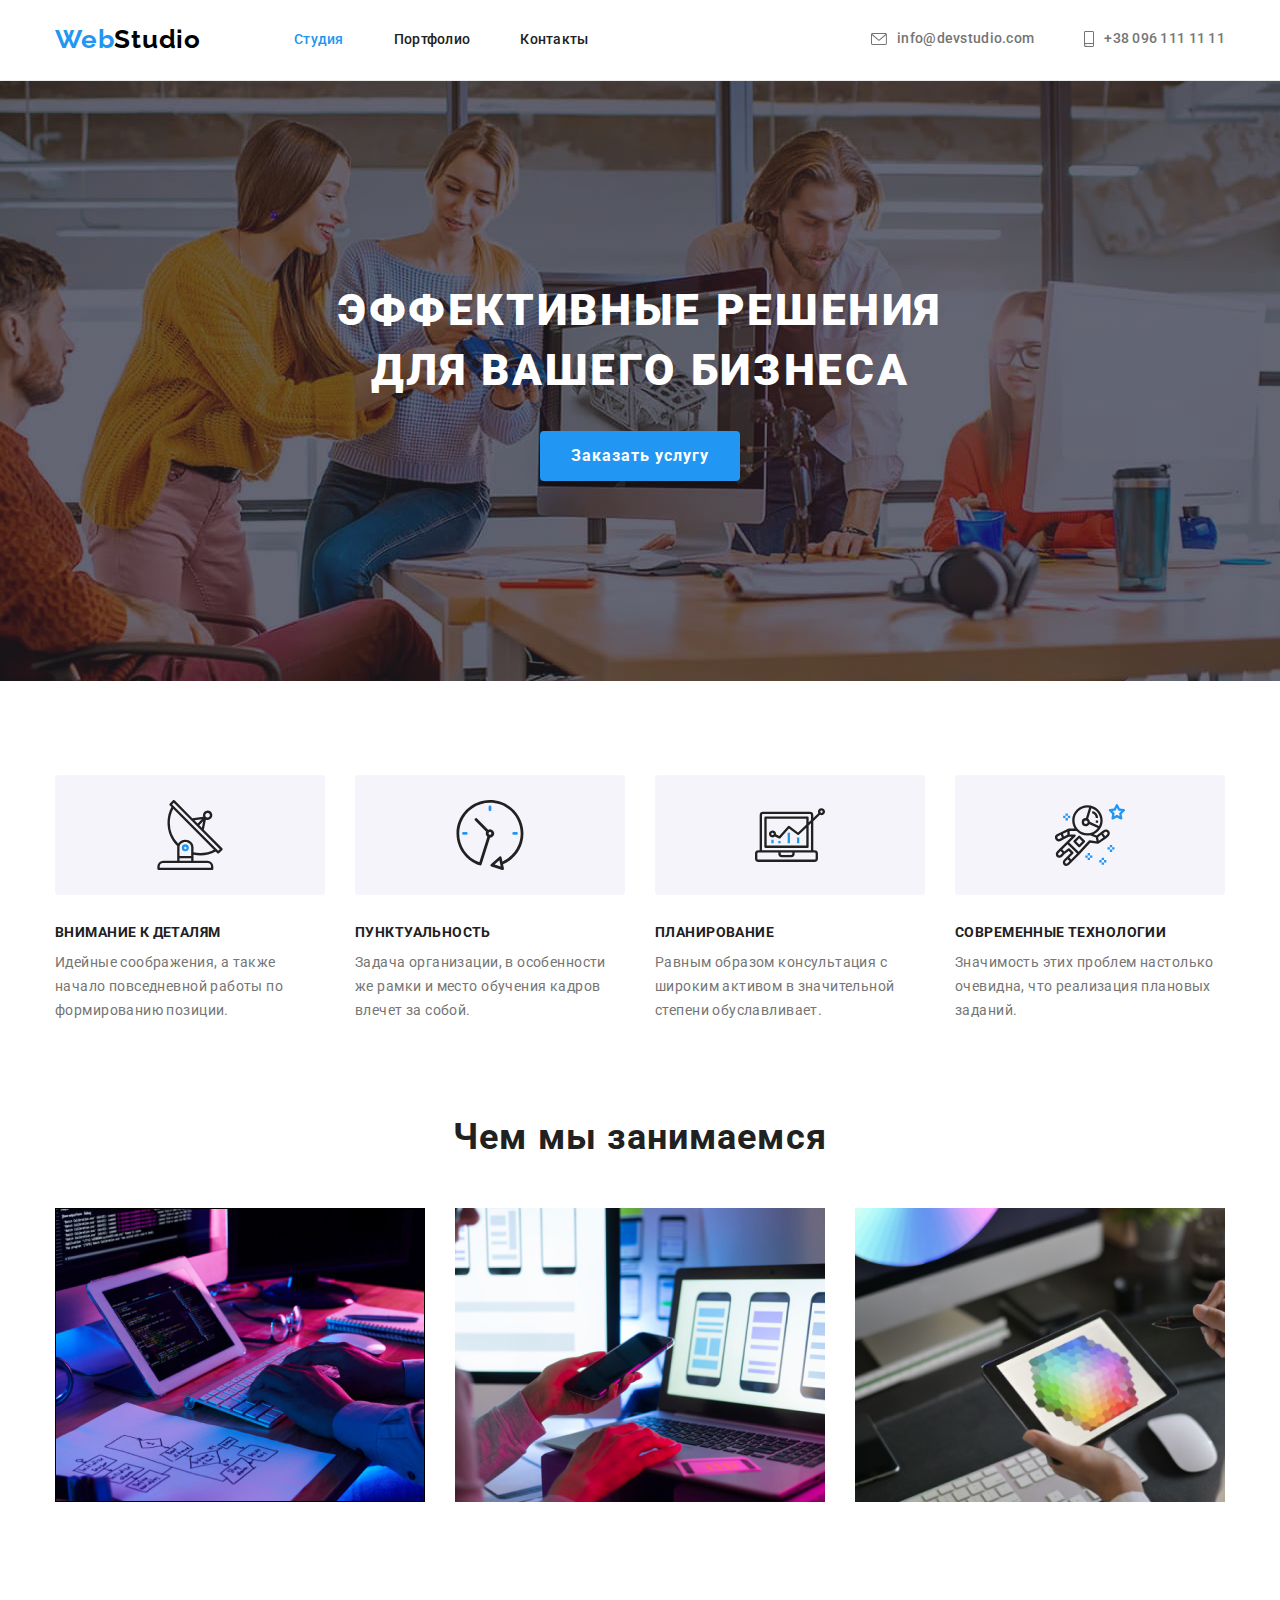
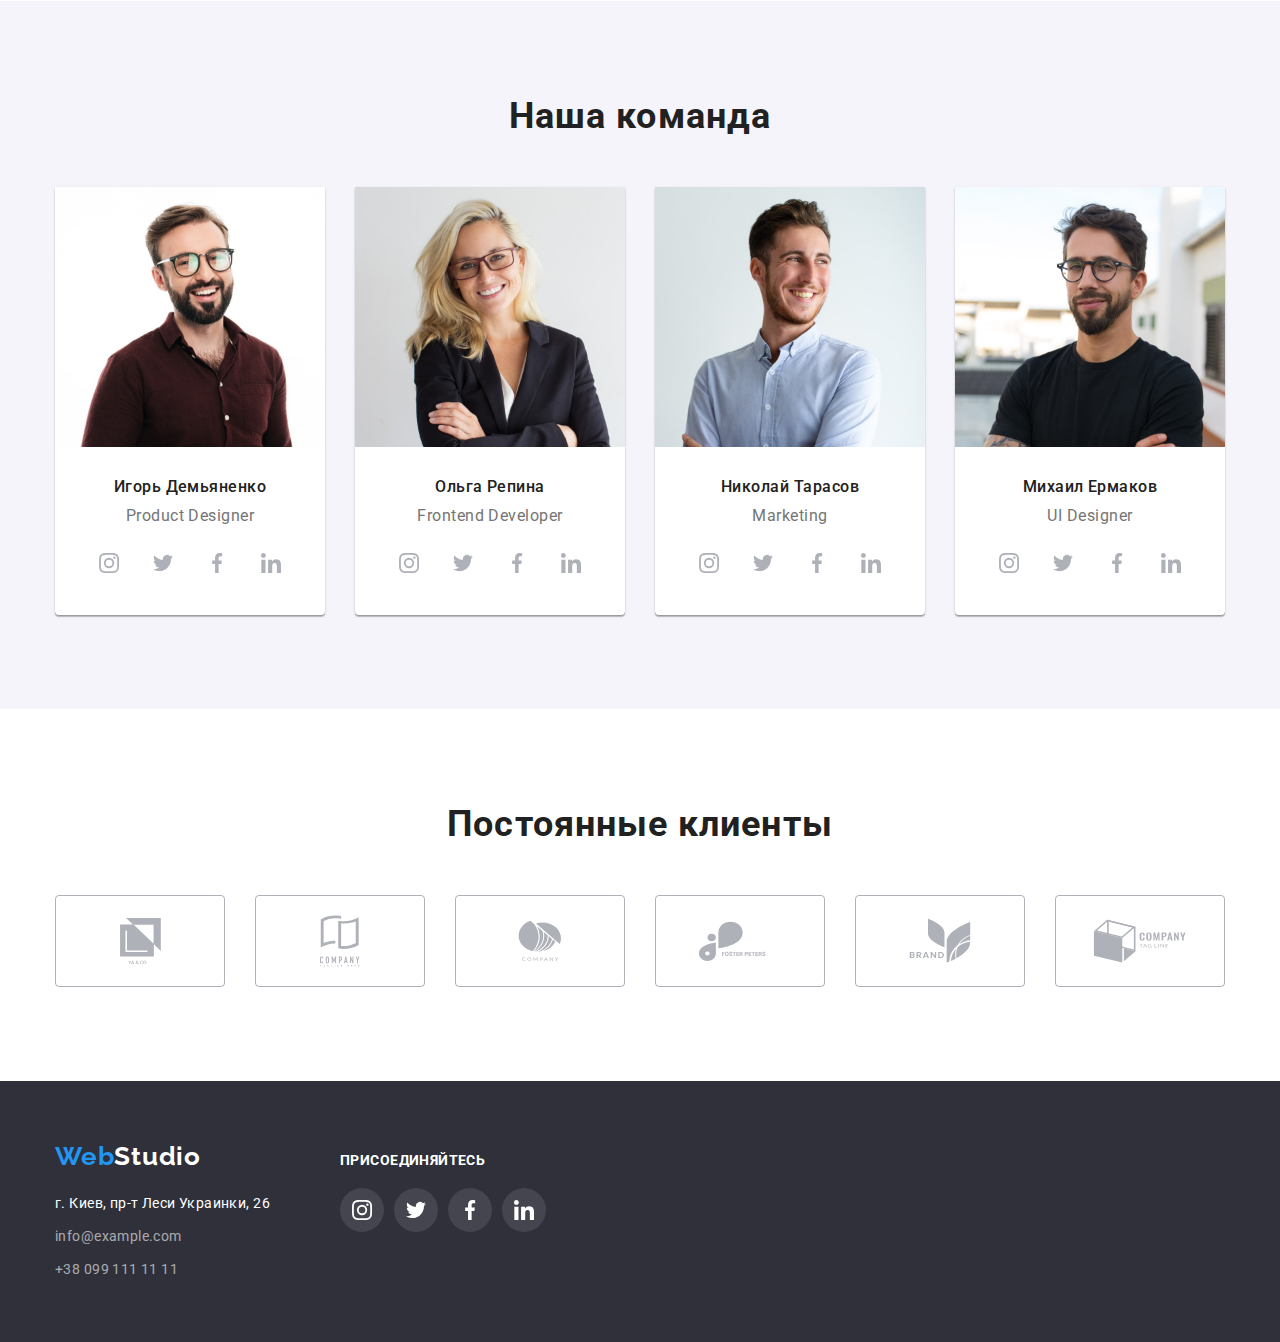
<file: index.html>
<!DOCTYPE html>
<html lang="ru">
  <head>
    <meta charset="UTF-8" />
    <meta http-equiv="X-UA-Compatible" content="IE=edge" />
    <meta name="viewport" content="width=device-width, initial-scale=1.0" />
    <title>Студия</title>
    <link rel="preconnect" href="https://fonts.googleapis.com" />
    <link rel="preconnect" href="https://fonts.gstatic.com" crossorigin />
    <link
      href="https://fonts.googleapis.com/css2?family=Raleway:wght@700&family=Roboto:wght@400;500;700;900&display=swap"
      rel="stylesheet"
    />
    <link
      rel="stylesheet"
      href="https://cdnjs.cloudflare.com/ajax/libs/modern-normalize/1.0.0/modern-normalize.min.css"
    />
    <link rel="stylesheet" href="./css/styles.css" />
  </head>
  <body>
    <!-- header_section -->

    <header class="header">
      <div class="container flex-nav">
        <!-- header_section_nav -->

        <nav class="nav">
          <a href="/" class="logo-first link"><span class="firstpart-logo">Web</span>Studio</a>
          <ul class="nav-list list">
            <li class="item"><a href="#" class="link top-link current-link">Студия</a></li>
            <li class="item"><a href="./portfolio.html" class="link top-link">Портфолио</a></li>
            <li class="item"><a href="#" class="link top-link">Контакты</a></li>
          </ul>
        </nav>
        <!-- header_section_contact -->
        <ul class="auth-nav list">
          <li class="item item-first">
            <a href="mailto:info@devstudio.com" class="link topnav-link top-link right-top-link">info@devstudio.com
              <svg class="icon-envelope">
                <use href="./images/symbol-defs.svg#icon-envelope"></use>
              </svg>
            </a>
          </li>
          <li class="item item-second">
            <a href="tel:+380961111111" class="link topnav-link top-link right-top-link">+38 096 111 11 11
              <svg class="icon-smartphone">
                <use href="./images/symbol-defs.svg#icon-smartphone"></use>
              </svg>
            </a>
          </li>
        </ul>
      </div>
    </header>

    <!-- main_section -->
    <main>
      <!-- main_section_1 -->

      <section class="hero-section">
        <div class="container">
          <h1 class="hero-text">Эффективные решения для вашего бизнеса</h1>
          <button type="button" class="hero-btn">Заказать услугу</button>
        </div>
      </section>

      <!-- main_section_2 -->
      <section class="tips-section section">
        <div class="container">
          <h2 class="our-tips visually-hidden">Наши преимущества</h2>
          <ul class="tips-list list">
            <li class="item">
              <div class="tips-block">
                <svg class="tips-icon">
                  <use href="./images/symbol-defs.svg#icon-antenna-1-1"></use>
                </svg>
              </div>
              <h3 class="our-tips-headers">Внимание к деталям</h3>
              <p class="our-tips-text">
                Идейные соображения, а также начало повседневной работы по формированию позиции.
              </p>
            </li>
            <li class="item">
              <div class="tips-block">
                <svg class="tips-icon">
                  <use href="./images/symbol-defs.svg#icon-clock-1-1"></use>
                </svg>
              </div>
              <h3 class="our-tips-headers">Пунктуальность</h3>
              <p class="our-tips-text">
                Задача организации, в особенности же рамки и место обучения кадров влечет за собой.
              </p>
            </li>
            <li class="item">
              <div class="tips-block">
                <svg class="tips-icon">
                  <use href="./images/symbol-defs.svg#icon-diagram-1-1"></use>
                </svg>
              </div>
              <h3 class="our-tips-headers">Планирование</h3>
              <p class="our-tips-text">
                Равным образом консультация с широким активом в значительной степени обуславливает.
              </p>
            </li>
            <li class="item">
              <div class="tips-block">
                <svg class="tips-icon">
                  <use href="./images/symbol-defs.svg#icon-astronaut-1-1"></use>
                </svg>
              </div>
              <h3 class="our-tips-headers">Современные технологии</h3>
              <p class="our-tips-text">Значимость этих проблем настолько очевидна, что реализация плановых заданий.</p>
            </li>
          </ul>
        </div>
      </section>
      <!-- main_section_3 -->
      <section class="section">
        <div class="container">
          <h2 class="wwdo-header">Чем мы занимаемся</h2>
          <ul class="wwdo-list list">
            <li class="item"><img src="./images/box1.jpg" alt="Планирование" width="370" height="294" /></li>
            <li class="item"><img src="./images/box2.jpg" alt="Пунктуальность" width="370" height="294" /></li>
            <li class="item"><img src="./images/box3.jpg" alt="Современные технологии" width="370" height="294" /></li>
          </ul>
        </div>
      </section>
      <!-- main_section_4 -->
      <section class="team-section section">
        <div class="container">
          <h2 class="our-team">Наша команда</h2>
          <ul class="our-team-list list">

            <li class="team-card">
              <img src="./images/img1.jpg" class="team-card-img" alt="Игорь Демьяненко" width="270" height="260" />
              <div class="team-card-text">
                <h3 class="team-card-name">Игорь Демьяненко</h3>
                <p class="team-card-profession">Product Designer</p>
                <ul class="team-social-list">
                  <li class="team-list-item">
                    <a class="team-link" href="">
                    <svg class="team-icon">
                      <use href="./images/symbol-defs.svg#icon-instagram">
                    </svg>
                  </a>
                  </li>
                  <li class="team-list-item">
                    <a class="team-link" href="">
                    <svg class="team-icon">
                      <use href="./images/symbol-defs.svg#icon-twitter">
                    </svg>
                  </a>
                  </li>
                  <li class="team-list-item">
                    <a class="team-link" href="">
                    <svg class="team-icon">
                      <use href="./images/symbol-defs.svg#icon-facebook-1">
                    </svg>
                  </a>
                  </li>
                  <li class="team-list-item">
                    <a class="team-link" href="">
                    <svg class="team-icon">
                      <use href="./images/symbol-defs.svg#icon-linkedin">
                    </svg>
                  </a>
                  </li>
                </ul>
              </div>
            </li>

            <li class="team-card">
              <img src="./images/img2.jpg" class="team-card-img" alt="Ольга Репина" width="270" height="260" />
              <div class="team-card-text">
                <h3 class="team-card-name">Ольга Репина</h3>
                <p class="team-card-profession">Frontend Developer</p>
                <ul class="team-social-list">
                  <li class="team-list-item">
                    <a class="team-link" href="">
                    <svg class="team-icon">
                      <use href="./images/symbol-defs.svg#icon-instagram">
                    </svg>
                  </a>
                  </li>
                  <li class="team-list-item">
                    <a class="team-link" href="">
                    <svg class="team-icon">
                      <use href="./images/symbol-defs.svg#icon-twitter">
                    </svg>
                  </a>
                  </li>
                  <li class="team-list-item">
                    <a class="team-link" href="">
                    <svg class="team-icon">
                      <use href="./images/symbol-defs.svg#icon-facebook-1">
                    </svg>
                  </a>
                  </li>
                  <li class="team-list-item">
                    <a class="team-link" href="">
                    <svg class="team-icon">
                      <use href="./images/symbol-defs.svg#icon-linkedin">
                    </svg>
                  </a>
                  </li>
                </ul>
              </div>

            </li>
            <li class="team-card">
              <img src="./images/img3.jpg" class="team-card-img" alt="Николай Тарасов" width="270" height="260" />
              <div class="team-card-text">
                <h3 class="team-card-name">Николай Тарасов</h3>
                <p class="team-card-profession">Marketing</p>
                <ul class="team-social-list">
                  <li class="team-list-item">
                    <a class="team-link" href="">
                    <svg class="team-icon">
                      <use href="./images/symbol-defs.svg#icon-instagram">
                    </svg>
                  </a>
                  </li>
                  <li class="team-list-item">
                    <a class="team-link" href="">
                    <svg class="team-icon">
                      <use href="./images/symbol-defs.svg#icon-twitter">
                    </svg>
                  </a>
                  </li>
                  <li class="team-list-item">
                    <a class="team-link" href="">
                    <svg class="team-icon">
                      <use href="./images/symbol-defs.svg#icon-facebook-1">
                    </svg>
                  </a>
                  </li>
                  <li class="team-list-item">
                    <a class="team-link" href="">
                    <svg class="team-icon">
                      <use href="./images/symbol-defs.svg#icon-linkedin">
                    </svg>
                  </a>
                  </li>
                </ul>
              </div>

            </li>
            <li class="team-card">
              <img src="./images/img4.jpg" class="team-card-img" alt="Михаил Ермаков" width="270" height="260" />
              <div class="team-card-text">
                <h3 class="team-card-name">Михаил Ермаков</h3>
                <p class="team-card-profession">UI Designer</p>
                <ul class="team-social-list">
                  <li class="team-list-item">
                    <a class="team-link" href="">
                    <svg class="team-icon">
                      <use href="./images/symbol-defs.svg#icon-instagram">
                    </svg>
                  </a>
                  </li>
                  <li class="team-list-item">
                    <a class="team-link" href="">
                    <svg class="team-icon">
                      <use href="./images/symbol-defs.svg#icon-twitter">
                    </svg>
                  </a>
                  </li>
                  <li class="team-list-item">
                    <a class="team-link" href="">
                    <svg class="team-icon">
                      <use href="./images/symbol-defs.svg#icon-facebook-1">
                    </svg>
                  </a>
                  </li>
                  <li class="team-list-item">
                    <a class="team-link" href="">
                    <svg class="team-icon">
                      <use href="./images/symbol-defs.svg#icon-linkedin">
                    </svg>
                  </a>
                  </li>
                </ul>
              </div>
            </li>

          </ul>
        </div>

      </section>
      <!-- main_section_5 -->
<section class="clients-section">
  <div class="container">
  <h2 class="clients-header">Постоянные клиенты</h2>
  <ul class="clients-list">

  <li class="clients-list-item">
  <a href="" class="clients-link">
    <svg class="clients-icon" width="41px" height="46.7px">
      <use href="./images/symbol-defs.svg#icon-group"></use>
    </svg>
  </a>
  </li>
  <li class="clients-list-item">
    <a href="" class="clients-link">
      <svg class="clients-icon" width="40px" height="52px">
        <use href="./images/symbol-defs.svg#icon-group-1"></use>
      </svg>
    </a>
  </li>
  <li class="clients-list-item">
    <a href="" class="clients-link">
      <svg class="clients-icon" width="43.46px" height="41.18px">
        <use href="./images/symbol-defs.svg#icon-group-2"></use>
      </svg>
    </a>
  </li>
  <li class="clients-list-item">
    <a href="" class="clients-link">
      <svg class="clients-icon" width="84.44px" height="40.62px">
        <use href="./images/symbol-defs.svg#icon-group-3"></use>
      </svg>
    </a>
  </li>
  <li class="clients-list-item">
    <a href="" class="clients-link">
      <svg class="clients-icon" width="62.54px" height="45.43px">
        <use href="./images/symbol-defs.svg#icon-group-4"></use>
      </svg>
    </a>
  </li>
  <li class="clients-list-item">
    <a href="" class="clients-link">
      <svg class="clients-icon" width="93.79px" height="43.93px">
        <use href="./images/symbol-defs.svg#icon-group-5"></use>
      </svg>
    </a>
  </li>
</ul>
</div>
</section>
    
    </main>
    <!-- footer_section -->
    <footer class="footer-section">
      <div class="container footer-container">
        <div class="left-footer">
        <a href="/" class="logo-second link"><span class="firstpart-logo">Web</span>Studio</a>
        <address class="address">
          <ul class="address-list list">
            <li><a href="#" class="link faddress-link">г. Киев, пр-т Леси Украинки, 26</a></li>
            <li><a href="mailto:info@example.com" class="link faddress-link-second">info@example.com</a></li>
            <li><a href="tel:+380991111111" class="link faddress-link-second">+38 099 111 11 11</a></li>
          </ul>
        </address>
      </div>
      
      <div class="footer-connect">
        <h2 class="footer-connect-title">присоединяйтесь</h2>

        <ul class="footer-connect-list">
          <li class="footer-list-item">
            <a class="footer-link" href="">
            <svg class="footer-icon">
              <use href="./images/symbol-defs.svg#icon-instagram">
            </svg>
          </a>
          </li>
          <li class="footer-list-item">
            <a class="footer-link" href="">
            <svg class="footer-icon">
              <use href="./images/symbol-defs.svg#icon-twitter">
            </svg>
          </a>
          </li>
          <li class="footer-list-item">
            <a class="footer-link" href="">
            <svg class="footer-icon">
              <use href="./images/symbol-defs.svg#icon-facebook-1">
            </svg>
          </a>
          </li>
          <li class="footer-list-item">
            <a class="footer-link" href="">
            <svg class="footer-icon">
              <use href="./images/symbol-defs.svg#icon-linkedin">
            </svg>
          </a>
          </li>
        </ul>      
      
      </div>
    </div>
    </footer>
  </body>
</html>
</file>
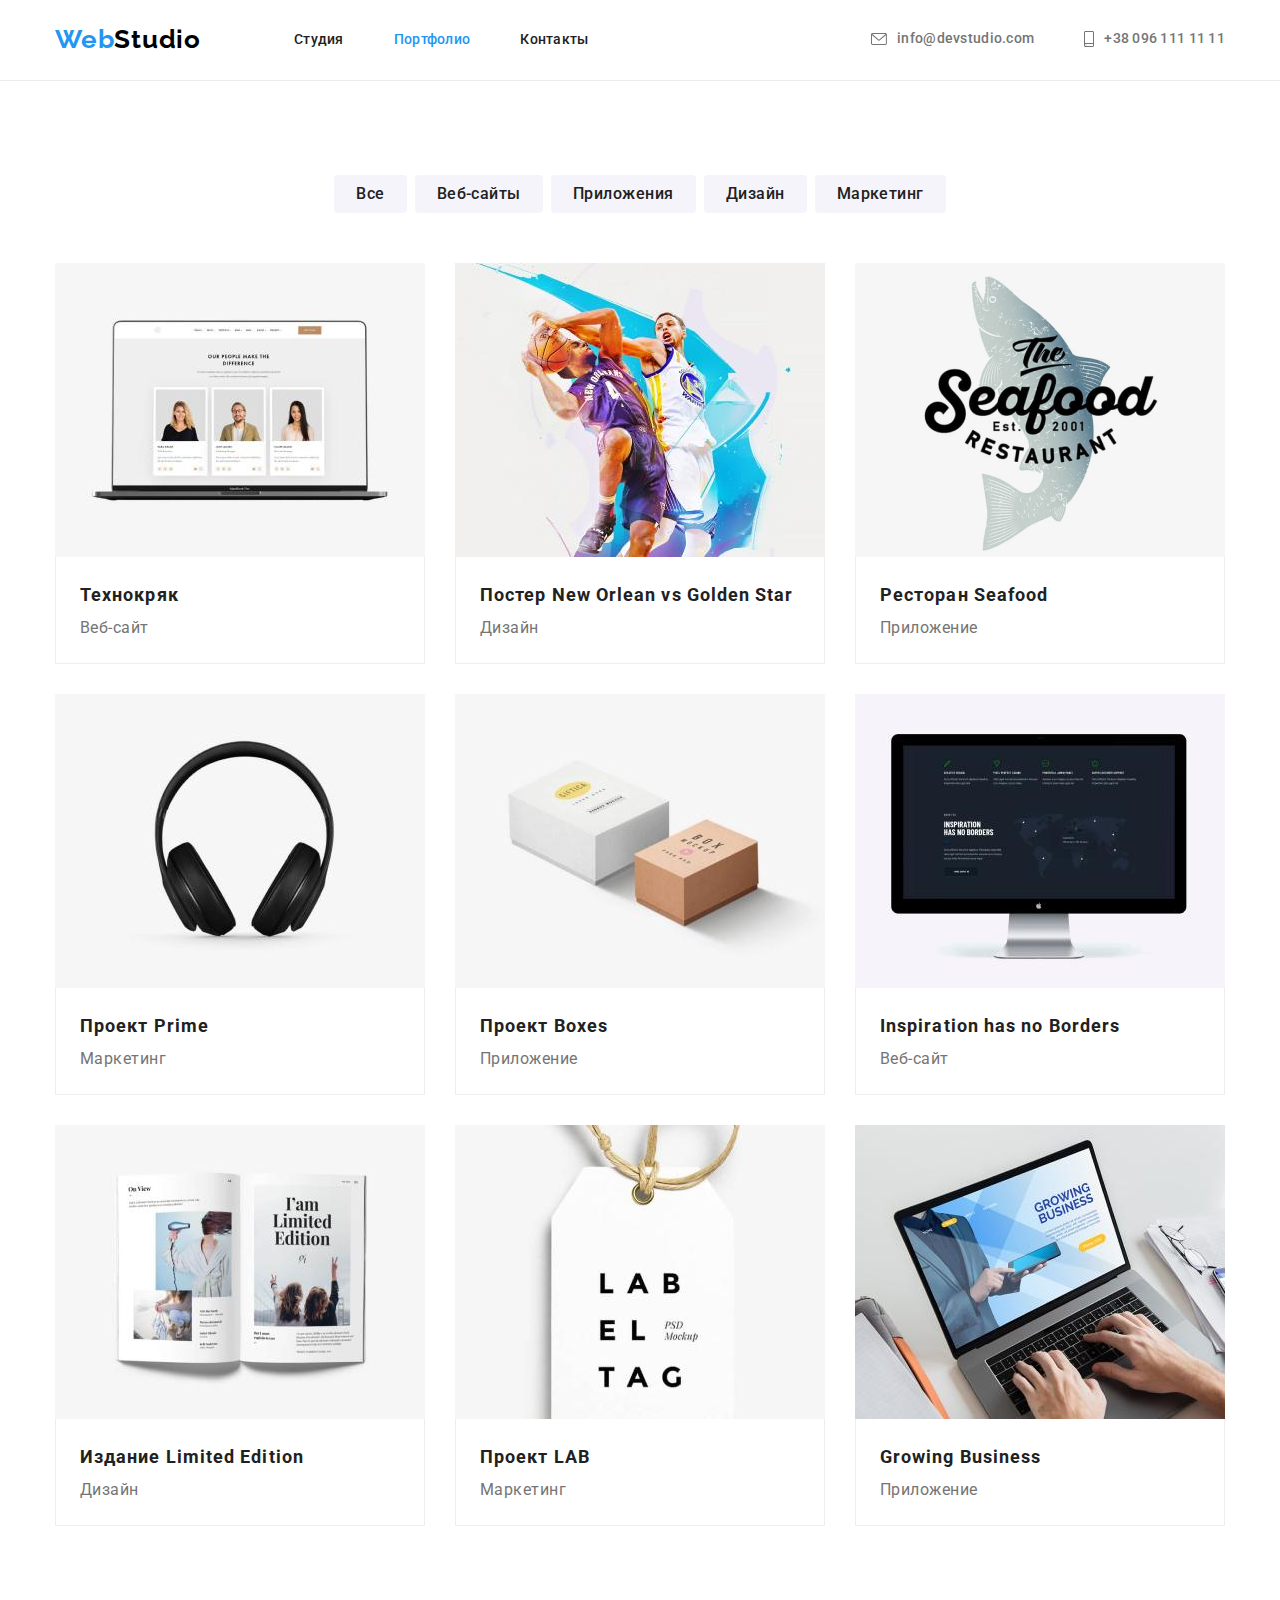
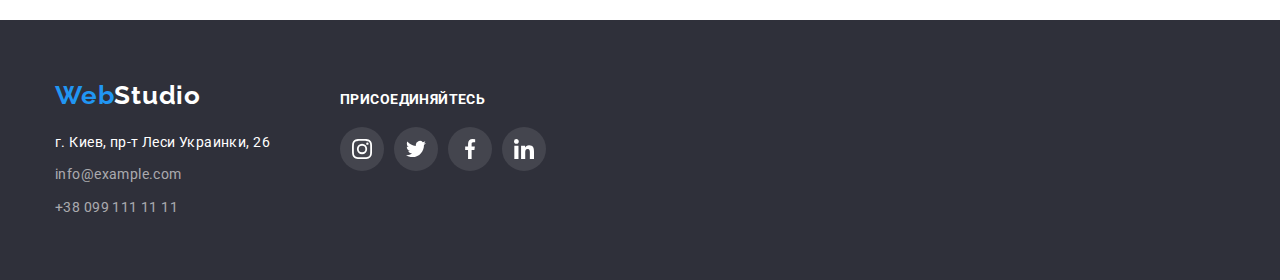
<file: portfolio.html>
<!DOCTYPE html>
<html lang="ru">
  <head>
    <meta charset="UTF-8" />
    <meta http-equiv="X-UA-Compatible" content="IE=edge" />
    <meta name="viewport" content="width=device-width, initial-scale=1.0" />
    <title>Портфолио</title>
    <link rel="preconnect" href="https://fonts.googleapis.com" />
    <link rel="preconnect" href="https://fonts.gstatic.com" crossorigin />
    <link
      href="https://fonts.googleapis.com/css2?family=Raleway:wght@700&family=Roboto:wght@400;500;700;900&display=swap"
      rel="stylesheet"
    />
    <link
      rel="stylesheet"
      href="https://cdnjs.cloudflare.com/ajax/libs/modern-normalize/1.0.0/modern-normalize.min.css"
    />
    <link rel="stylesheet" href="./css/styles.css" />
  </head>
  <body>
    <!-- header_section -->
    <header class="header">
      <div class="container flex-nav">
        <!-- header_section_nav -->

        <nav class="nav">
          <a href="/" class="logo-first link"><span class="firstpart-logo">Web</span>Studio</a>
          <ul class="nav-list list">
            <li class="item"><a href="./index.html" class="link top-link">Студия</a></li>
            <li class="item"><a href="./portfolio.html" class="link top-link current-link">Портфолио</a></li>
            <li class="item"><a href="#" class="link top-link">Контакты</a></li>
          </ul>
        </nav>
        <!-- header_section_contact -->
        <ul class="auth-nav list">
          <li class="item item-first">
            <a href="mailto:info@devstudio.com" class="link topnav-link top-link right-top-link">info@devstudio.com
              <svg class="icon-envelope">
                <use href="./images/symbol-defs.svg#icon-envelope"></use>
              </svg>
            </a>
          </li>
          <li class="item item-second">
            <a href="tel:+380961111111" class="link topnav-link top-link right-top-link">+38 096 111 11 11
              <svg class="icon-smartphone">
                <use href="./images/symbol-defs.svg#icon-smartphone"></use>
              </svg>
            </a>
          </li>
        </ul>
      </div>
    </header>
    <!-- main-portfolio -->
    <main>
      <section class="section">
        <div class="container">
          <h1 class="main-section-header">Наши работы</h1>
          <ul class="btns-list list">
            <li class="item"><button type="button" class="port-btn">Все</button></li>
            <li class="item"><button type="button" class="port-btn">Веб-сайты</button></li>
            <li class="item"><button type="button" class="port-btn">Приложения</button></li>
            <li class="item"><button type="button" class="port-btn">Дизайн</button></li>
            <li class="item"><button type="button" class="port-btn">Маркетинг</button></li>
          </ul>

          <ul class="port-card-list list">
            <li class="item port-card-block">
              <a href="" class="link">
                <img src="./images/imgp1.jpg" class="port-card-img" alt="Технокряк" width="370" height="294" />
                <div class="port-card-text">
                  <h2 class="card-header">Технокряк</h2>
                  <p class="card-paragraph">Веб-сайт</p>
                </div>
              </a>
            </li>

            <li class="item port-card-block">
              <a href="" class="link">
                <img
                  src="./images/imgp2.jpg"
                  class="port-card-img"
                  alt="Постер New Orlean vs Golden Star"
                  width="370"
                  height="294"
                />
                <div class="port-card-text">
                  <h2 class="card-header">Постер New Orlean vs Golden Star</h2>
                  <p class="card-paragraph">Дизайн</p>
                </div>
              </a>
            </li>

            <li class="item port-card-block">
              <a href="" class="link">
                <img src="./images/imgp3.png" class="port-card-img" alt="Ресторан Seafood" width="370" height="294" />
                <div class="port-card-text">
                  <h2 class="card-header">Ресторан Seafood</h2>
                  <p class="card-paragraph">Приложение</p>
                </div>
              </a>
            </li>

            <li class="item port-card-block">
              <a href="" class="link">
                <img src="./images/imgp4.jpg" class="port-card-img" alt="Проект Prime" width="370" height="294" />
                <div class="port-card-text">
                  <h2 class="card-header">Проект Prime</h2>
                  <p class="card-paragraph">Маркетинг</p>
                </div>
              </a>
            </li>

            <li class="item port-card-block">
              <a href="" class="link">
                <img src="./images/imgp5.jpg" class="port-card-img" alt="Проект Boxes" width="370" height="294" />
                <div class="port-card-text">
                  <h2 class="card-header">Проект Boxes</h2>
                  <p class="card-paragraph">Приложение</p>
                </div>
              </a>
            </li>

            <li class="item port-card-block">
              <a href="" class="link">
                <img
                  src="./images/imgp6.jpg"
                  class="port-card-img"
                  alt="Inspiration has no Borders"
                  width="370"
                  height="294"
                />
                <div class="port-card-text">
                  <h2 class="card-header">Inspiration has no Borders</h2>
                  <p class="card-paragraph">Веб-сайт</p>
                </div>
              </a>
            </li>

            <li class="item port-card-block">
              <a href="" class="link">
                <img
                  src="./images/imgp7.jpg"
                  class="port-card-img"
                  alt="Издание Limited Edition"
                  width="370"
                  height="294"
                />
                <div class="port-card-text">
                  <h2 class="card-header">Издание Limited Edition</h2>
                  <p class="card-paragraph">Дизайн</p>
                </div>
              </a>
            </li>

            <li class="item port-card-block">
              <a href="" class="link">
                <img src="./images/imgp8.jpg" class="port-card-img" alt="Проект LAB" width="370" height="294" />
                <div class="port-card-text">
                  <h2 class="card-header">Проект LAB</h2>
                  <p class="card-paragraph">Маркетинг</p>
                </div>
              </a>
            </li>

            <li class="item port-card-block">
              <a href="" class="link">
                <img src="./images/imgp9.jpg" class="port-card-img" alt="Growing Business" width="370" height="294" />
                <div class="port-card-text">
                  <h2 class="card-header">Growing Business</h2>
                  <p class="card-paragraph">Приложение</p>
                </div>
              </a>
            </li>
          </ul>
        </div>
      </section>
    </main>
    <!-- footer_section -->
    <footer class="footer-section">
      <div class="container footer-container">
        <div class="left-footer">
        <a href="/" class="logo-second link"><span class="firstpart-logo">Web</span>Studio</a>
        <address class="address">
          <ul class="address-list list">
            <li><a href="#" class="link faddress-link">г. Киев, пр-т Леси Украинки, 26</a></li>
            <li><a href="mailto:info@example.com" class="link faddress-link-second">info@example.com</a></li>
            <li><a href="tel:+380991111111" class="link faddress-link-second">+38 099 111 11 11</a></li>
          </ul>
        </address>
      </div>
      
      <div class="footer-connect">
        <h2 class="footer-connect-title">присоединяйтесь</h2>

        <ul class="footer-connect-list">
          <li class="footer-list-item">
            <a class="footer-link" href="">
            <svg class="footer-icon">
              <use href="./images/symbol-defs.svg#icon-instagram">
            </svg>
          </a>
          </li>
          <li class="footer-list-item">
            <a class="footer-link" href="">
            <svg class="footer-icon">
              <use href="./images/symbol-defs.svg#icon-twitter">
            </svg>
          </a>
          </li>
          <li class="footer-list-item">
            <a class="footer-link" href="">
            <svg class="footer-icon">
              <use href="./images/symbol-defs.svg#icon-facebook-1">
            </svg>
          </a>
          </li>
          <li class="footer-list-item">
            <a class="footer-link" href="">
            <svg class="footer-icon">
              <use href="./images/symbol-defs.svg#icon-linkedin">
            </svg>
          </a>
          </li>
        </ul>      
      
      </div>
    </div>
    </footer>
  </body>
</html>
</file>
<file: css/styles.css>
:root {
  --primary-color: #212121;
  --accent-color: #2196f3;
  --second-color-text: #757575;
  --third-color: #ffffff;
  --footer-address-color: rgba(255, 255, 255, 0.6);
}

body {
  font-family: 'Roboto', sans-serif;
  color: #212121;
  background-color: #ffffff;
}

h1,
h2,
h3,
h4,
h5,
h6,
p,
ul {
  margin: 0;
  padding: 0;
}

.container {
  width: 1200px;
  margin-left: auto;
  margin-right: auto;
  padding-left: 15px;
  padding-right: 15px;
}
.section {
  padding-top: 94px;
  padding-bottom: 94px;
}

.logo-first {
  color: #000000;
  font-family: Raleway;
  font-style: normal;
  font-weight: bold;
  font-size: 26px;
  line-height: 1.19;
  letter-spacing: 0.03em;
}
.logo-second {
  color: var(--third-color);
  font-family: Raleway;
  font-style: normal;
  font-weight: bold;
  font-size: 26px;
  line-height: 1.19;
  letter-spacing: 0.03em;
}

.firstpart-logo {
  color: var(--accent-color);
}

.link {
  text-decoration: none;
}

.top-link {
  color: var(--primary-color);
  font-family: Roboto;
  font-style: normal;
  font-weight: 500;
  font-size: 14px;
  line-height: 1.14;
  letter-spacing: 0.02em;
}
.top-link:hover,
.top-link:focus {
  color: var(--accent-color);
}

.current-link {
  color: var(--accent-color);
}

.list {
  list-style: none;
}

.topnav-link {
  color: var(--second-color-text);
}
.footer-container {
  display: flex;
  align-items: baseline;
}

.footer-section {
  background-color: #2f303a;
  padding-top: 60px;
  padding-bottom: 60px;
}
.faddress-link {
  color: var(--third-color);
  font-style: normal;
  font-family: Roboto;
  font-style: normal;
  font-weight: normal;
  font-size: 14px;
  line-height: 1.71;
  letter-spacing: 0.03em;
}
.faddress-link-second {
  color: var(--footer-address-color);
  font-style: normal;
  font-family: Roboto;
  font-style: normal;
  font-weight: normal;
  font-size: 14px;
  line-height: 1.71;
  letter-spacing: 0.03em;
  display: inline-block;
}
.team-section {
  background-color: #f5f4fa;
}

.address-list li:not(:last-child) {
  margin-bottom: 9px;
}

.hero-section {
  background-color: #c4c4c4;
  text-align: center;
  padding-top: 200px;
  padding-bottom: 200px;
  background-image: linear-gradient(to right, rgba(47, 48, 58, 0.4), rgba(47, 48, 58, 0.4)),
    url(../images/herobackground.jpg);
  background-repeat: no-repeat;
  background-size: cover;
  background-position: center;
  max-width: 1600px;
  min-height: 600px;
  margin-left: auto;
  margin-right: auto;
}

.hero-text {
  color: var(--third-color);
  font-family: Roboto;
  font-style: normal;
  font-weight: 900;
  font-size: 44px;
  line-height: 1.36;
  text-align: center;
  letter-spacing: 0.06em;
  text-transform: uppercase;
  width: 696px;
  margin: 0 auto;
  margin-bottom: 30px;
}

.hero-btn {
  background-color: var(--accent-color);
  box-shadow: 0px 4px 4px rgba(0, 0, 0, 0.15);
  border-radius: 4px;
  width: 200px;
  height: 50px;
  color: #ffffff;
  font-family: Roboto;
  font-style: normal;
  font-weight: bold;
  font-size: 16px;
  line-height: 1.87;
  align-items: center;
  text-align: center;
  letter-spacing: 0.06em;
  border-style: none;
  cursor: pointer;
}

.hero-btn:hover,
.hero-btn:focus {
  background: #188ce8;
}

.visually-hidden {
  position: absolute;
  clip: rect(0 0 0 0);
  width: 1px;
  height: 1px;
  margin: -1px;
}

.tips-section {
  padding-bottom: 0;
}

.our-tips-headers {
  font-family: Roboto;
  font-style: normal;
  font-weight: bold;
  font-size: 14px;
  line-height: 1.14;
  letter-spacing: 0.03em;
  text-transform: uppercase;
  margin-bottom: 10px;
}

.our-tips-text {
  font-family: Roboto;
  font-style: normal;
  font-weight: normal;
  font-size: 14px;
  line-height: 1.71;
  color: var(--second-color-text);
  letter-spacing: 0.03em;
}
.wwdo-header {
  font-family: Roboto;
  font-style: normal;
  font-weight: bold;
  font-size: 36px;
  line-height: 1.16;
  text-align: center;
  letter-spacing: 0.03em;
  margin-bottom: 50px;
}

.header {
  border-bottom: 1px solid #ececec;
  padding-bottom: 25px;
  padding-top: 24px;
}

.faddress-link:hover,
.faddress-link:focus,
.faddress-link-second:hover,
.faddress-link-second:focus {
  color: var(--accent-color);
}

.address {
  margin-top: 20px;
}

.main-section-header {
  font-size: 0;
}

.port-btn {
  color: #212121;
  background-color: #f5f4fa;
  padding: 6px 22px;
  font-family: Roboto;
  font-style: normal;
  font-weight: 500;
  font-size: 16px;
  line-height: 1.62;
  text-align: center;
  letter-spacing: 0.03em;
  border-style: none;
  border-radius: 4px;
  cursor: pointer;
}
.btns-list {
  margin-bottom: 50px;
  display: flex;
  justify-content: center;
}

.btns-list .item + .item {
  margin-left: 8px;
}

.port-btn:hover,
.port-btn:focus {
  color: #ffffff;
  background-color: var(--accent-color);
  box-shadow: 0px 3px 1px rgba(0, 0, 0, 0.1), 0px 1px 2px rgba(0, 0, 0, 0.08), 0px 2px 2px rgba(0, 0, 0, 0.12);
}

.port-card-block {
  background-color: #ffffff;
  width: 370px;
  display: block;
}

.port-card-block:hover,
.port-card-block:focus-within {
  box-shadow: 0px 1px 1px rgba(0, 0, 0, 0.12), 0px 4px 4px rgba(0, 0, 0, 0.06), 1px 4px 6px rgba(0, 0, 0, 0.16);
}

.port-card-text {
  border-bottom: 1px solid #eeeeee;
  border-right: 1px solid #eeeeee;
  border-left: 1px solid #eeeeee;
  padding: 20px 24px;
  display: block;
}

.port-card-img {
  display: block;
}

.tips-block {
  width: 270px;
  height: 120px;
  background-color: #f5f4fa;
  border-radius: 4px;
  margin-bottom: 30px;
  padding: 25px 100px;
}

.tips-icon {
  width: 70px;
  height: 70px;
}

.card-header {
  font-family: Roboto;
  font-style: normal;
  font-weight: bold;
  font-size: 18px;
  line-height: 2;
  letter-spacing: 0.06em;
  color: #212121;
}

.card-paragraph {
  font-family: Roboto;
  font-style: normal;
  font-weight: normal;
  font-size: 16px;
  line-height: 1.87;
  letter-spacing: 0.03em;
  color: #757575;
}

.team-social-list {
  list-style: none;
  display: flex;
  align-items: center;
  justify-content: center;
}
.team-icon {
  width: 20px;
  height: 20px;
  fill: #afb1b8;
  display: flex;
  align-items: center;
}
.footer-connect-title {
  font-family: Roboto;
  font-weight: 700;
  font-size: 14px;
  line-height: 16px;
  letter-spacing: 0.03em;
  text-transform: uppercase;
  color: #ffffff;
}

.footer-connect-list {
  display: flex;
  list-style: none;
  width: 206px;
  justify-content: space-between;
  margin-top: 20px;
}
.footer-connect {
  margin-left: 70px;
}
.footer-list-item {
  width: 44px;
  height: 44px;
  background-color: rgba(255, 255, 255, 0.1);
  border-radius: 50%;
}
.footer-link:hover,
.footer-link:focus {
  background-color: #2196f3;
}

.footer-list-item:not(:last-child) {
  margin-right: 10px;
}

.footer-icon {
  width: 20px;
  height: 20px;
  fill: #fff;
}

.team-list-item {
  width: 44px;
  height: 44px;
}

.team-list-item:not(:last-child) {
  margin-right: 10px;
}

.team-link {
  width: 100%;
  height: 100%;
  display: flex;
  align-items: center;
  justify-content: center;
  border-radius: 50%;
}

.team-link:hover,
.team-link:focus {
  background-color: #2196f3;
}

.team-link:hover .team-icon,
.team-link:focus-within .team-icon {
  fill: #fff;
}

.footer-link {
  width: 100%;
  height: 100%;
  display: flex;
  align-items: center;
  justify-content: center;
  border-radius: 50%;
}
.team-card-name {
  color: var(--primary-color);
  font-family: Roboto;
  font-style: normal;
  font-weight: 500;
  font-size: 16px;
  line-height: 19px;
  text-align: center;
  letter-spacing: 0.03em;
  margin-bottom: 10px;
}
.team-card-profession {
  color: var(--second-color-text);
  font-family: Roboto;
  font-style: normal;
  font-weight: normal;
  font-size: 16px;
  line-height: 19px;
  text-align: center;
  letter-spacing: 0.03em;
  margin-bottom: 16px;
}

.team-card-text {
  padding: 30px 32px;
}

.team-card {
  width: 270px;
  border-radius: 5px;
  background-color: var(--third-color);
  box-shadow: 0px 1px 3px rgba(0, 0, 0, 0.12), 0px 1px 1px rgba(0, 0, 0, 0.14), 0px 2px 1px rgba(0, 0, 0, 0.2);
  border-radius: 0px 0px 4px 4px;
}
.our-team {
  color: var(--primary-color);
  font-family: Roboto;
  font-style: normal;
  font-weight: bold;
  font-size: 36px;
  line-height: 42px;
  text-align: center;
  letter-spacing: 0.03em;
  margin-bottom: 50px;
}
.team-card-img {
  display: block;
}

.auth-nav .item + .item {
  margin-left: 50px;
}

.nav-list {
  display: flex;
  margin-left: 93px;
}
.team-social-icons {
  display: flex;
}

.nav-list .item + .item {
  margin-left: 50px;
}

.auth-nav {
  display: flex;
  margin-left: auto;
}

.nav {
  display: flex;
  align-items: center;
}

.flex-nav {
  display: flex;
  align-items: center;
}

.tips-list {
  display: flex;
}

.tips-list .item + .item {
  margin-left: 30px;
}

.tips-list .item {
  width: 270px;
}

.wwdo-list {
  display: flex;
}

.wwdo-list .item + .item {
  margin-left: 30px;
}

.our-team-list {
  display: flex;
}

.our-team-list .team-card + .team-card {
  margin-left: 30px;
}

.port-card-list {
  display: flex;
  flex-wrap: wrap;
  margin-top: -30px;
  margin-left: -30px;
}

.port-card-list .item {
  margin-top: 30px;
  margin-left: 30px;

  flex-basis: calc((100% - 90px) / 3);
}

.icon-envelope {
  width: 16px;
  height: 12px;
  margin-right: 10px;
  fill: currentColor;
}

.icon-smartphone {
  width: 10px;
  height: 16px;
  margin-right: 10px;
  fill: currentColor;
}
.item-first .topnav-link {
  display: flex;
  flex-direction: row-reverse;
  align-items: center;
}
.item-second .topnav-link {
  display: flex;
  flex-direction: row-reverse;
  align-items: center;
}

.right-top-link:hover .icon-envelope {
  fill: #2196f3;
}
.right-top-link:hover .icon-smartphone {
  fill: #2196f3;
}
.clients-header {
  font-family: Roboto;
  font-style: normal;
  font-weight: bold;
  font-size: 36px;
  line-height: 42px;
  text-align: center;
  letter-spacing: 0.03em;
  color: #212121;
}
.clients-section {
  padding-top: 94px;
  padding-bottom: 94px;
}
.clients-list-item {
  list-style: none;
  width: 170px;
  height: 92px;
}
.clients-list-item:not(:last-child) {
  margin-right: 30px;
}

.clients-icon {
  fill: #afb1b8;
}

.clients-link:hover,
.clients-link:focus {
  border: 1px solid var(--accent-color);
}

.clients-link:hover .clients-icon,
.clients-link:focus .clients-icon {
  fill: var(--accent-color);
}

.clients-list {
  display: flex;
  justify-content: center;
  margin-top: 50px;
}
.clients-link {
  width: 100%;
  height: 100%;
  display: flex;
  justify-content: center;
  align-items: center;
  border: 1px solid #afb1b8;
  border-radius: 4px;
}
</file>
